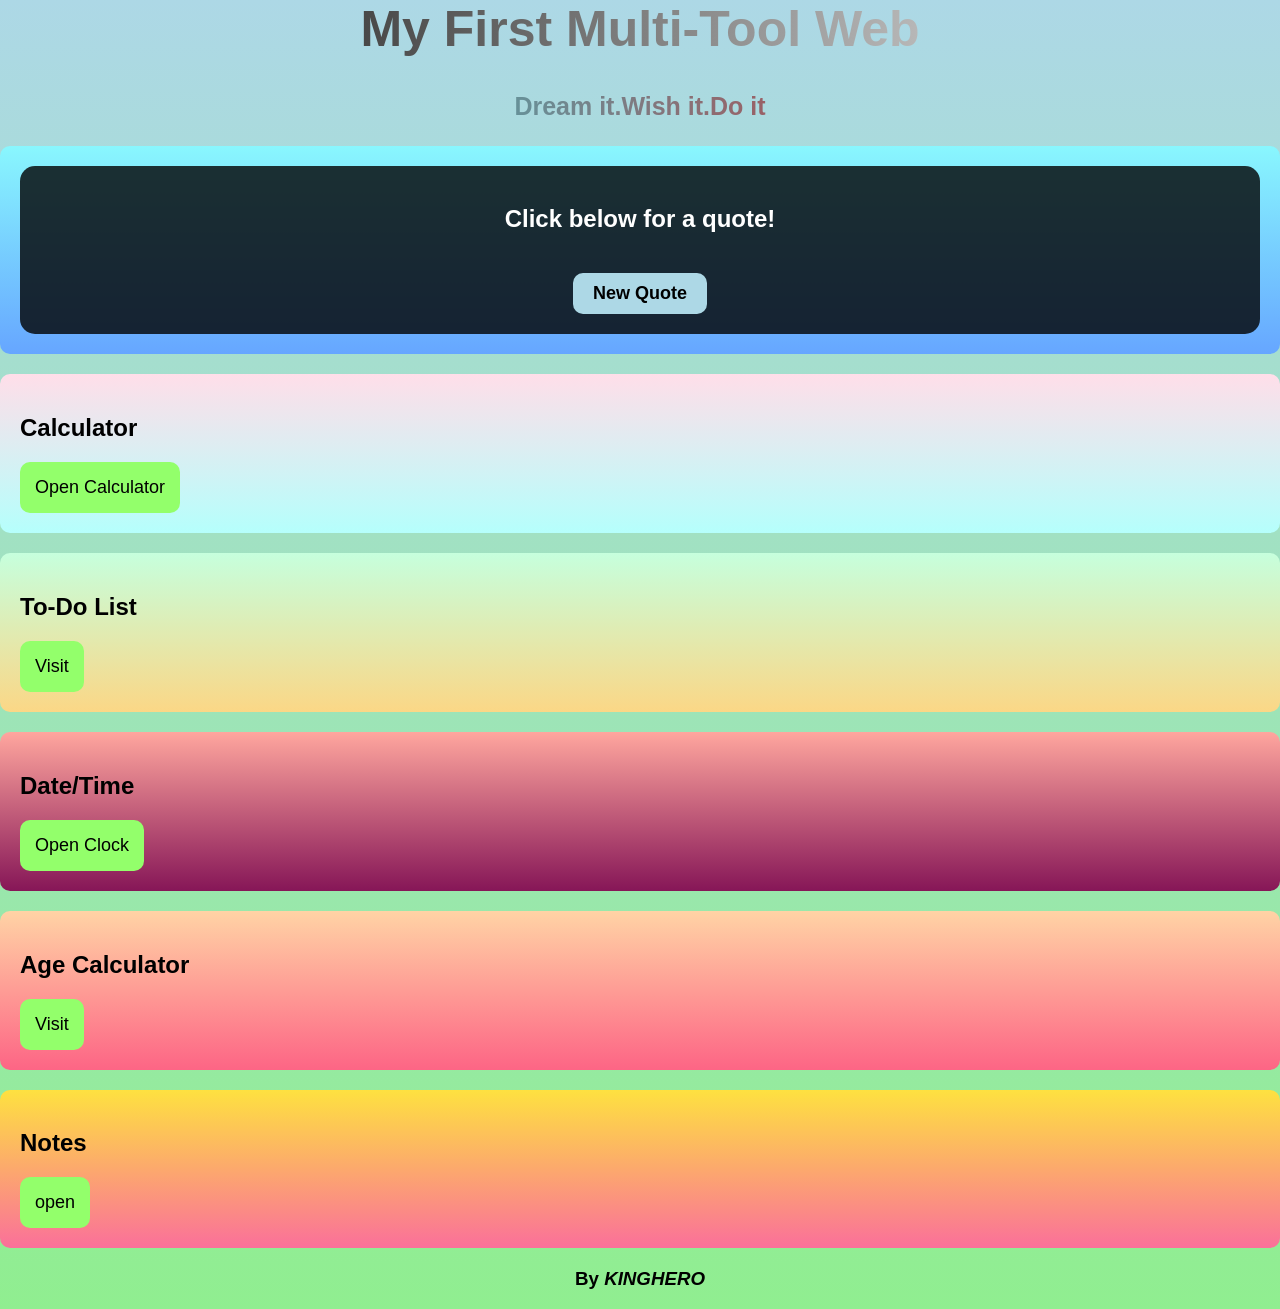
<file: index.html>
<html>
<head>
  <title> Multi-Tool Web . KINGHERO</title>
  <link rel="stylesheet" href="style.css">
  <link rel="icon" type="image/png" href="favicon.png">
</head>
<body>
  <h1 class="gradient-text"><center> My First Multi-Tool Web </h1>
  <h3 class="Line"><center> Dream it.Wish it.Do it</h3>

  <!-- Quote Generator Section -->
  <section id="quote">
   <div id="quoteBox">
    <h2 id="quoteText">Click below for a quote!</h2>
    <button onclick="newQuote()">New Quote</button>
   </div>
  </section>




<!-- Calculator Section -->
<section id="calculator">
 <h2>Calculator</h2>
  <a href="calculator.html" target="_blank">
    <button class="tool-btn" onclick="window.location.href='calculator.html'">Open Calculator</button>
  </a>
</section>



<!-- To-Do List Section -->
<section id="todo">
 <h2>To-Do List</h2>
  <a href="todo.html" target="_blank">
    <button class="tool-btn" onclick="window.location.href='todo.html'">Visit</button>
  </a>
</section>

  <!-- Clock / Timer Section -->
  <section id="clock">
    <h2>Date/Time</h2>
     <a href="Clock.html" target="_blank">
    <button class="tool-btn" onclick="window.location.href='Clock.html'">Open Clock</button>
  </a>
  </section>

  <!-- Age Calculator Section -->
  <section id="age">
    <h2>Age Calculator</h2>
    <a href="age.html" target="_blank">
    <button class="tool-btn" onclick="window.location.href='age.html'">Visit</button>
  </a>
  </section>

  <!-- Notes Section -->
  <section id="notes">
    <h2>Notes</h2>
    <a href="notes.html" target="_blank">
    <button class="tool-btn" onclick="window.location.href='notes.html'">open</button>
  </a>
  </section>

    <h3><center> By <i>KINGHERO<i></h3>

  <script src="script.js"></script>
</body>
</html>
</file>
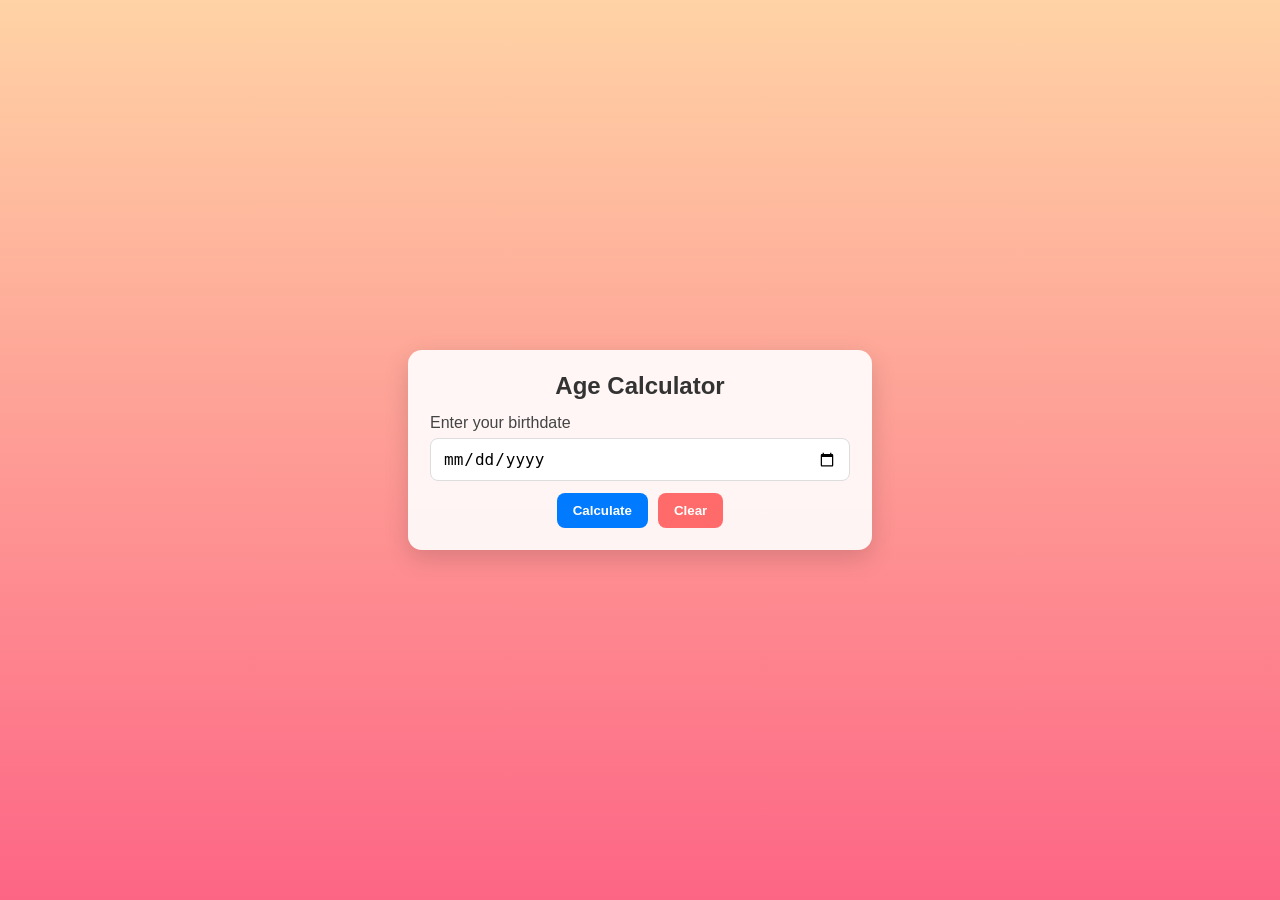
<file: age.html>
<!DOCTYPE html>
<html lang="en">
<head>
  <meta charset="utf-8">
  <title>Age Calculator</title>
  <meta name="viewport" content="width=device-width,initial-scale=1">
  <style>
    body{
      margin:0;
      font-family: Arial, sans-serif;
      background: linear-gradient(to bottom, #FFD3A5, #FD6585);
      min-height:100vh;
      display:flex;
      justify-content:center;
      align-items:center;
      padding:20px;
      box-sizing:border-box;
    }

    .age-card{
      width:100%;
      max-width:420px;
      background: rgba(255,255,255,0.9);
      padding:22px;
      border-radius:14px;
      box-shadow: 0 8px 24px rgba(0,0,0,0.15);
      text-align:center;
    }

    h1{ margin:0 0 14px; font-size:24px; color:#333; }
    label{ display:block; text-align:left; margin:8px 0 6px; color:#444; }
    input[type="date"]{
      width:100%;
      padding:10px 12px;
      font-size:16px;
      border-radius:8px;
      border:1px solid #ddd;
      box-sizing:border-box;
    }

    .controls{
      margin-top:12px;
      display:flex;
      gap:10px;
      justify-content:center;
      flex-wrap:wrap;
    }

    .controls button{
      padding:10px 16px;
      border:none;
      border-radius:8px;
      cursor:pointer;
      font-weight:600;
    }

    .calc-btn{ background:#007BFF; color:white; }
    .clear-btn{ background:#ff6b6b; color:white; }

    .result{
      margin-top:18px;
      text-align:left;
      background:#fff;
      padding:14px;
      border-radius:10px;
      border:1px solid #eee;
    }

    .result p{ margin:8px 0; color:#222; font-size:16px; }
    .small { color:#666; font-size:13px; margin-top:6px; }

    /* responsive */
    @media (max-width:420px){
      .age-card{ padding:16px; }
      h1{ font-size:20px; }
    }
  </style>
</head>
<body>
  <div class="age-card" role="main">
    <h1>Age Calculator</h1>

    <label for="birthdate">Enter your birthdate</label>
    <input id="birthdate" type="date" max="" />

    <div class="controls">
      <button class="calc-btn" id="calcBtn">Calculate</button>
      <button class="clear-btn" id="clearBtn">Clear</button>
    </div>

    <div class="result" id="resultArea" aria-live="polite" hidden>
      <p id="ageText"></p>
      <p id="daysText"></p>
      <p id="nextBdayText"></p>
      <p class="small">Tip: You can change the date and click Calculate again.</p>
    </div>
  </div>

  <script>
    // set max date for input to today
    const birthInput = document.getElementById('birthdate');
    const today = new Date();
    birthInput.max = today.toISOString().split('T')[0];

    const calcBtn = document.getElementById('calcBtn');
    const clearBtn = document.getElementById('clearBtn');
    const resultArea = document.getElementById('resultArea');
    const ageText = document.getElementById('ageText');
    const daysText = document.getElementById('daysText');
    const nextBdayText = document.getElementById('nextBdayText');

    function daysInMonth(year, monthIndex){
      // monthIndex: 0 = Jan, 11 = Dec
      return new Date(year, monthIndex + 1, 0).getDate();
    }

    function calculateAge(birthDate){
      const now = new Date();
      let by = birthDate.getFullYear();
      let bm = birthDate.getMonth();
      let bd = birthDate.getDate();

      let y = now.getFullYear() - by;
      let m = now.getMonth() - bm;
      let d = now.getDate() - bd;

      if (d < 0) {
        // borrow days from previous month
        const prevMonth = new Date(now.getFullYear(), now.getMonth(), 0); // last day of prev month
        d += prevMonth.getDate();
        m -= 1;
      }
      if (m < 0) {
        m += 12;
        y -= 1;
      }

      return { years: y, months: m, days: d };
    }

    function daysBetween(a, b){
      // returns whole days between date a and b (b - a)
      const utc1 = Date.UTC(a.getFullYear(), a.getMonth(), a.getDate());
      const utc2 = Date.UTC(b.getFullYear(), b.getMonth(), b.getDate());
      return Math.floor((utc2 - utc1) / (1000 * 60 * 60 * 24));
    }

    function nextBirthdayInfo(birthDate){
      const now = new Date();
      let next = new Date(now.getFullYear(), birthDate.getMonth(), birthDate.getDate());
      if (next < now || (next.getFullYear() === now.getFullYear() && next.getDate() === now.getDate() && next.getMonth() === now.getMonth() && now.getHours()>23)) {
        next = new Date(now.getFullYear() + 1, birthDate.getMonth(), birthDate.getDate());
      }
      const daysUntil = daysBetween(new Date(now.getFullYear(), now.getMonth(), now.getDate()), new Date(next.getFullYear(), next.getMonth(), next.getDate()));
      return { nextDate: next, daysUntil };
    }

    function parseInputDate(value){
      // value e.g. "2005-06-12"
      const parts = value.split('-').map(Number);
      return new Date(parts[0], parts[1] - 1, parts[2]);
    }

    calcBtn.addEventListener('click', () => {
      const val = birthInput.value;
      if (!val) {
        alert('Please choose your birthdate first.');
        return;
      }
      const bdate = parseInputDate(val);
      if (bdate > new Date()) {
        alert('Birthdate cannot be in the future.');
        return;
      }

      const age = calculateAge(bdate);
      const livedDays = daysBetween(bdate, new Date());
      const nb = nextBirthdayInfo(bdate);

      ageText.textContent = `You are ${age.years} year(s), ${age.months} month(s), and ${age.days} day(s) old.`;
      daysText.textContent = `Total days lived: ${livedDays.toLocaleString()}.`;
      nextBdayText.textContent = `Next birthday: ${nb.nextDate.toDateString()} (in ${nb.daysUntil} day(s)).`;

      resultArea.hidden = false;
    });

    clearBtn.addEventListener('click', () => {
      birthInput.value = '';
      resultArea.hidden = true;
    });
  </script>




</body>
</html>
</file>
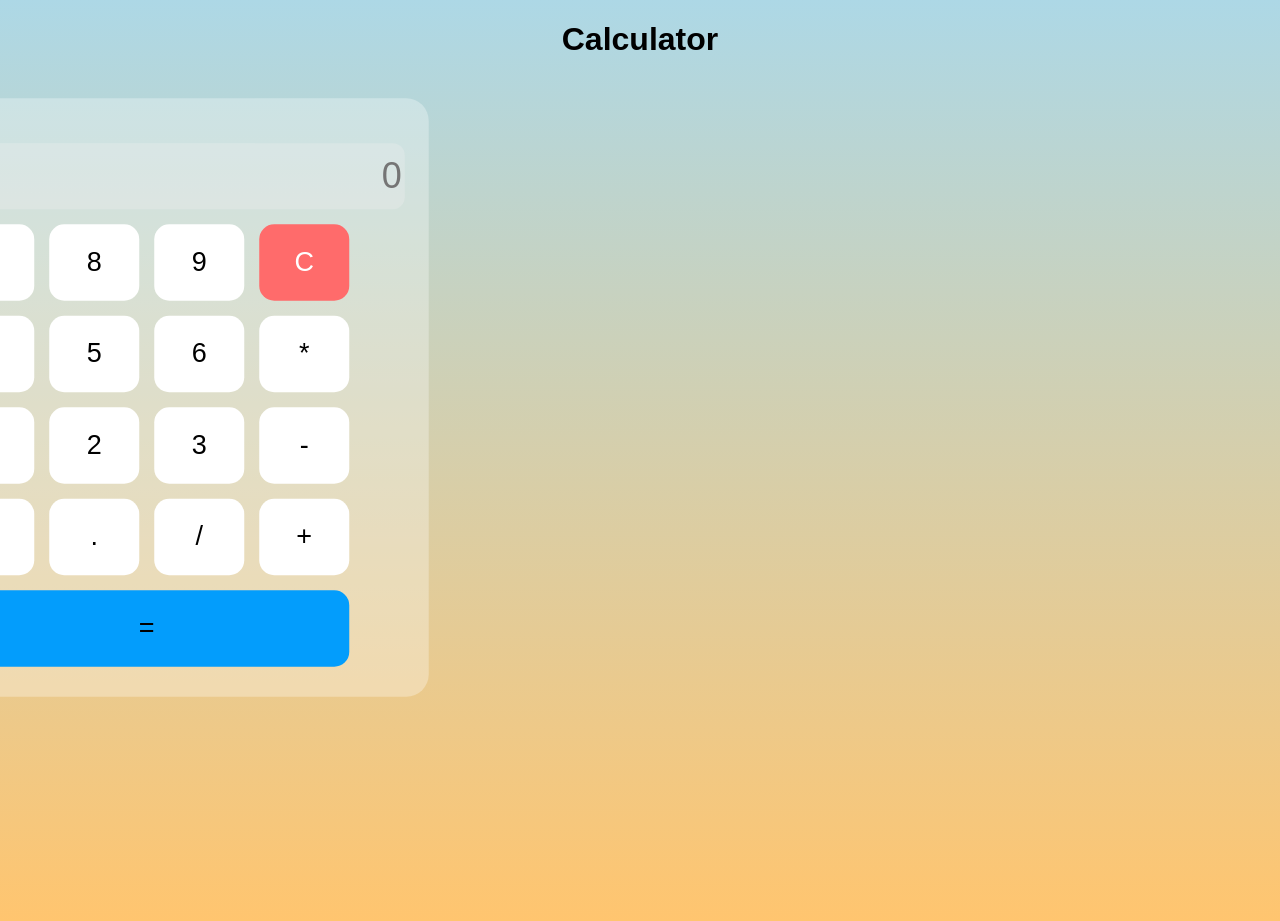
<file: calculator.html>
<!DOCTYPE html>
<html>
<head>
  <title>Calculator</title>
  <link rel="stylesheet" href="style.css">
</head>
<body class="calu">
  <h1><center>Calculator</h1>
  <div class="calc-container">
    <input type="text" id="calc-display" disabled placeholder="0">
    <div class="buttons">
      <button onclick="press('7')">7</button>
      <button onclick="press('8')">8</button>
      <button onclick="press('9')">9</button>
      <button onclick="clearDisplay()" class="clear">C</button>

      <button onclick="press('4')">4</button>
      <button onclick="press('5')">5</button>
      <button onclick="press('6')">6</button>
      <button onclick="press('*')">*</button>

      <button onclick="press('1')">1</button>
      <button onclick="press('2')">2</button>
      <button onclick="press('3')">3</button>
      <button onclick="press('-')">-</button>

      <button onclick="press('0')">0</button>
      <button onclick="press('.')">.</button>
      <button onclick="press('/')">/</button>
      <button onclick="press('+')">+</button>
      <button onclick="calculate()" class="equal">=</button>

      
    </div>
  </div>

  <script src="script.js"></script>


</body>
</html>
</file>
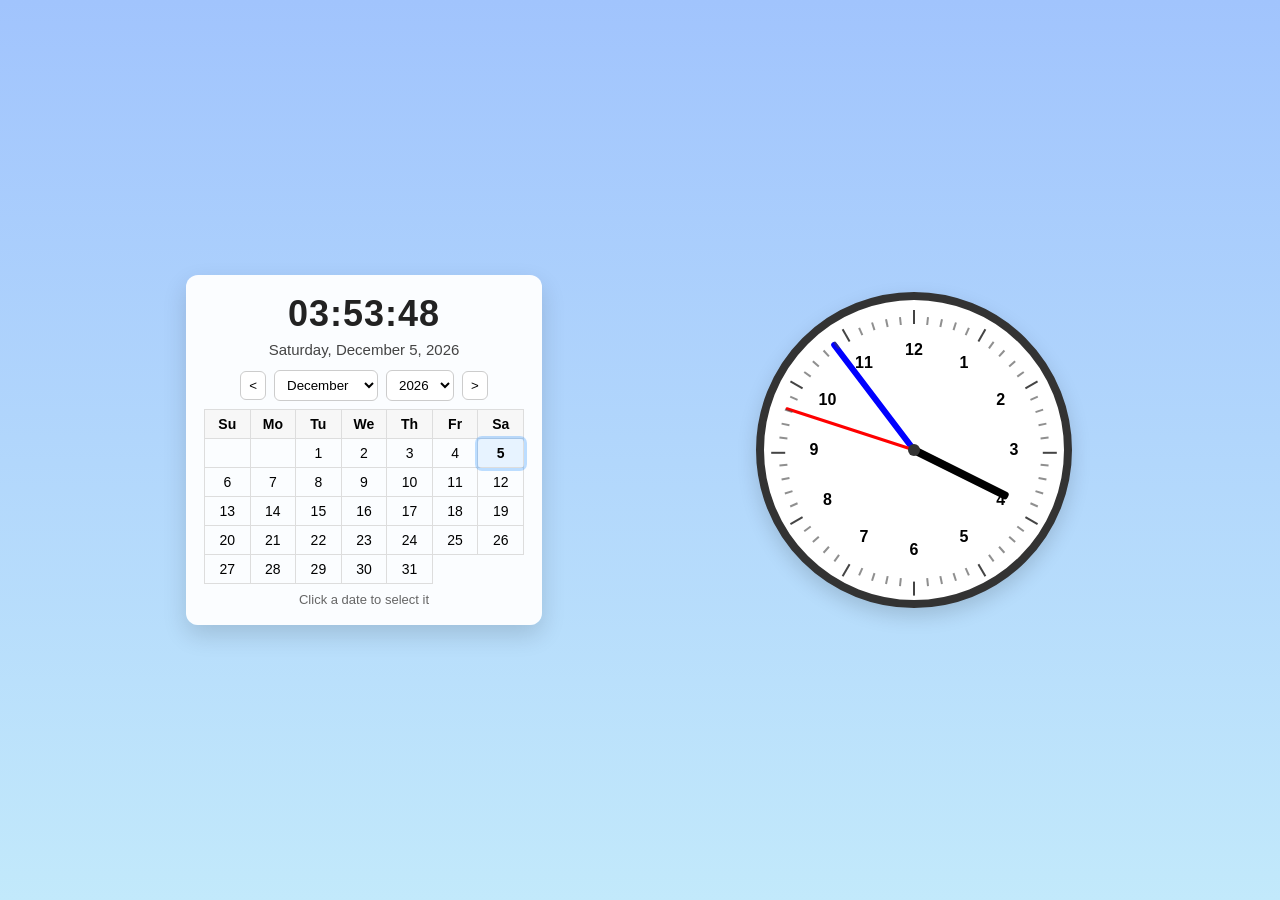
<file: clock.html>
<!DOCTYPE html>
<html lang="en">
<head>
<meta charset="utf-8" />
<meta name="viewport" content="width=device-width,initial-scale=1" />
<title>Interactive Calendar + Analog Clock</title>
<style>
  :root{
    --bg1:#a1c4fd; --bg2:#c2e9fb;
    --panel-bg: rgba(255,255,255,0.95);
    --accent: #007bff;
    --hour-color: #0b5ed7;
    --minute-color: #1f6f3a;
    --second-color: #e02121;
  }

  body{
    margin:0;
    height:100vh;
    font-family:Arial, Helvetica, sans-serif;
    background: linear-gradient(to bottom,var(--bg1),var(--bg2));
    display:flex;
    justify-content:center;
    align-items:center;
  }

  .container{
    display:flex;
    align-items:center;
    justify-content:space-around;
    width:92%;
    max-width:1100px;
  }

  /* LEFT: digital + interactive calendar */
  .digital-container{
    text-align:center;
    background:var(--panel-bg);
    padding:18px;
    border-radius:12px;
    box-shadow:0 10px 24px rgba(0,0,0,0.14);
    width:320px;
  }
  #time{ font-size:36px; font-weight:800; color:#222; letter-spacing:1px; }
  #date{ font-size:15px; color:#444; margin:6px 0 12px; }

  /* controls: prev / month / year / next */
  .cal-controls{
    display:flex;
    gap:8px;
    align-items:center;
    justify-content:center;
    margin-bottom:8px;
  }
  .cal-controls button{
    background:#fff;
    border:1px solid #ccc;
    padding:6px 8px;
    border-radius:6px;
    cursor:pointer;
  }
  .cal-controls select{
    padding:6px 8px;
    border-radius:6px;
    border:1px solid #ccc;
    background:#fff;
    cursor:pointer;
  }

  #calendar table{ border-collapse:collapse; width:100%; font-size:14px; }
  #calendar th,#calendar td{ border:1px solid #ddd; padding:6px; text-align:center; min-width:30px; }
  #calendar th{ background:#f7f7f7; font-weight:700; }
  #calendar td.today{ background:var(--accent); color:#fff; font-weight:800; border-radius:4px; }
  #calendar td.selected{ outline:3px solid rgba(0,123,255,0.25); background:rgba(0,123,255,0.08); font-weight:700; border-radius:4px; }

  /* RIGHT: analog clock */
  .analog-container{ width:360px; height:360px; display:flex; align-items:center; justify-content:center; }
  .clock-face{
    width:300px; height:300px; border-radius:50%; background:#fff; border:8px solid #333; position:relative;
    box-shadow: 0 8px 20px rgba(0,0,0,0.15);
  }

  .hand{ position:absolute; left:50%; top:50%; transform-origin:0% 50%; transition: transform 0.08s cubic-bezier(.4,2.3,.3,1); border-radius:3px; }
  .hand.hour{ height:8px; width:35%; background:black; }
  .hand.minute{ height:6px; width:45%; background:blue; }
  .hand.second{ height:3px; width:45%; background:red; }
  .center-cap{ position:absolute; left:50%; top:50%; width:12px; height:12px; background:#333; border-radius:50%; transform:translate(-50%,-50%); z-index:10; }

  .number{ position:absolute; font-weight:700; font-size:16px; transform:translate(-50%,-50%); user-select:none; pointer-events:none; }

  /* small ticks */
  .tick{ position:absolute; left:50%; top:50%; width:2px; height:10px; background:#444; transform-origin:50% 120%; }
  @media (max-width:900px){
    .container{ flex-direction:column; gap:18px; }
    .analog-container{ transform:scale(0.9); }
  }
</style>
</head>
<body>

<div class="container">

  <!-- LEFT: Digital + interactive calendar -->
  <div class="digital-container">
    <div id="time">00:00:00</div>
    <div id="date">Loading date...</div>

    <div class="cal-controls" aria-hidden="false">
      <button id="prevBtn" title="Previous month">&lt;</button>

      <select id="monthSelect" aria-label="Select month"></select>
      <select id="yearSelect" aria-label="Select year"></select>

      <button id="nextBtn" title="Next month">&gt;</button>
    </div>

    <div id="calendar" aria-live="polite"></div>
    <div style="margin-top:8px; font-size:13px; color:#666;">Click a date to select it</div>
  </div>

  <!-- RIGHT: Analog -->
  <div class="analog-container">
    <div class="clock-face" id="analogClock" role="img" aria-label="Analog clock">
      <div class="hand hour" id="hourHand"></div>
      <div class="hand minute" id="minuteHand"></div>
      <div class="hand second" id="secondHand"></div>
      <div class="center-cap"></div>
    </div>
  </div>

</div>

<script>
  // ------------------- STATE -------------------
  const now = new Date();
  let viewYear = now.getFullYear();
  let viewMonth = now.getMonth(); // 0-11
  let selectedDate = { year: now.getFullYear(), month: now.getMonth(), day: now.getDate() };

  const monthNames = [
    "January","February","March","April","May","June",
    "July","August","September","October","November","December"
  ];

  // DOM refs
  const timeEl = document.getElementById('time');
  const dateEl = document.getElementById('date');
  const calendarEl = document.getElementById('calendar');
  const monthSelect = document.getElementById('monthSelect');
  const yearSelect = document.getElementById('yearSelect');
  const prevBtn = document.getElementById('prevBtn');
  const nextBtn = document.getElementById('nextBtn');

  // populate month and year selects
  function populateControls(){
    monthSelect.innerHTML = monthNames.map((m, i) => `<option value="${i}">${m}</option>`).join('');
    // years range e.g., now-10 .. now+10
    const start = now.getFullYear() - 10;
    const end = now.getFullYear() + 10;
    let years = '';
    for(let y = start; y <= end; y++){ years += `<option value="${y}">${y}</option>`; }
    yearSelect.innerHTML = years;
  }

  populateControls();

  // set selects to current view
  function setControls(){
    monthSelect.value = String(viewMonth);
    yearSelect.value = String(viewYear);
  }

  // ------------------- CALENDAR RENDER -------------------
  function buildCalendar(year, month){
    // month: 0-11
    const firstDay = new Date(year, month, 1).getDay();
    const daysInMonth = new Date(year, month + 1, 0).getDate();

    let html = `<table><thead><tr><th>Su</th><th>Mo</th><th>Tu</th><th>We</th><th>Th</th><th>Fr</th><th>Sa</th></tr></thead><tbody><tr>`;

    for(let i=0;i<firstDay;i++) html += '<td></td>';

    for(let d=1; d<=daysInMonth; d++){
      const isToday = (year===now.getFullYear() && month===now.getMonth() && d===now.getDate());
      const isSelected = (year===selectedDate.year && month===selectedDate.month && d===selectedDate.day);
      const classes = isSelected ? 'selected' : (isToday ? 'today' : '');
      html += `<td class="${classes}" data-day="${d}" role="button" tabindex="0">${d}</td>`;
      if((d + firstDay) % 7 === 0) html += '</tr><tr>';
    }
    html += '</tr></tbody></table>';

    calendarEl.innerHTML = html;

    // attach click handlers to days
    const dayCells = calendarEl.querySelectorAll('td[data-day]');
    dayCells.forEach(cell => {
      cell.addEventListener('click', onDateClick);
      cell.addEventListener('keydown', (e) => { if(e.key === 'Enter' || e.key === ' ') onDateClick(e); });
    });
  }

  function onDateClick(e){
    const day = parseInt(e.currentTarget.getAttribute('data-day'), 10);
    selectedDate = { year: viewYear, month: viewMonth, day };
    // update the full date display (digital)
    const f = new Date(selectedDate.year, selectedDate.month, selectedDate.day);
    dateEl.textContent = f.toLocaleDateString('en-US', { weekday:'long', year:'numeric', month:'long', day:'numeric' });
    buildCalendar(viewYear, viewMonth); // re-render to show selection highlight
  }

  // ------------------- CONTROL EVENTS -------------------
  prevBtn.addEventListener('click', () => {
    viewMonth--;
    if(viewMonth < 0){ viewMonth = 11; viewYear--; }
    setControls();
    buildCalendar(viewYear, viewMonth);
  });

  nextBtn.addEventListener('click', () => {
    viewMonth++;
    if(viewMonth > 11){ viewMonth = 0; viewYear++; }
    setControls();
    buildCalendar(viewYear, viewMonth);
  });

  monthSelect.addEventListener('change', (e) => {
    viewMonth = parseInt(e.target.value, 10);
    buildCalendar(viewYear, viewMonth);
  });
  yearSelect.addEventListener('change', (e) => {
    viewYear = parseInt(e.target.value, 10);
    buildCalendar(viewYear, viewMonth);
  });

  // ------------------- DIGITAL CLOCK -------------------
  function updateDigitalClock(){
    const t = new Date();
    const hh = String(t.getHours()).padStart(2,'0'),
          mm = String(t.getMinutes()).padStart(2,'0'),
          ss = String(t.getSeconds()).padStart(2,'0');
    timeEl.textContent = `${hh}:${mm}:${ss}`;

    // If no manual selection was made, keep date display showing today
    if(!(selectedDate.year !== now.getFullYear() || selectedDate.month !== now.getMonth() || selectedDate.day !== now.getDate())){
      dateEl.textContent = t.toLocaleDateString('en-US', { weekday:'long', year:'numeric', month:'long', day:'numeric' });
    }
  }

  // ------------------- ANALOG CLOCK -------------------
  const hourHand = document.getElementById('hourHand');
  const minuteHand = document.getElementById('minuteHand');
  const secondHand = document.getElementById('secondHand');
  const face = document.getElementById('analogClock');

  function updateAnalog(){
    const t = new Date();
    const h = t.getHours() % 12;
    const m = t.getMinutes();
    const s = t.getSeconds();

    const hourAngle = (h + m/60) * 30;
    const minuteAngle = (m + s/60) * 6;
    const secondAngle = s * 6;

    hourHand.style.transform = `translateY(-50%) rotate(${hourAngle - 90}deg)`;
    minuteHand.style.transform = `translateY(-50%) rotate(${minuteAngle - 90}deg)`;
    secondHand.style.transform = `translateY(-50%) rotate(${secondAngle - 90}deg)`;
  }

  // draw numbers and ticks
  (function drawDial(){
    const R = 100, cx = 150, cy = 150; // clock-face is 300px
    for(let n=1; n<=12; n++){
      const ang = (n * 30) * Math.PI / 180;
      const x = cx + R * Math.sin(ang);
      const y = cy - R * Math.cos(ang);
      const el = document.createElement('div');
      el.className = 'number';
      el.style.left = x + 'px';
      el.style.top = y + 'px';
      el.textContent = n;
      face.appendChild(el);
    }
    // ticks
    for(let i=0;i<60;i++){
      const ang = i * 6 * Math.PI / 180;
      const R1 = 126, x = cx + R1 * Math.sin(ang), y = cy - R1 * Math.cos(ang);
      const t = document.createElement('div');
      t.className = 'tick';
      t.style.left = x + 'px';
      t.style.top  = y + 'px';
      // make hour ticks longer
      if(i % 5 === 0){
        t.style.height = '14px';
      } else {
        t.style.height = '8px';
        t.style.opacity = '0.6';
      }
      t.style.transform = `translate(-50%,-100%) rotate(${i*6}deg)`;
      face.appendChild(t);
    }
  })();

  // ------------------- INITIALIZE -------------------
  function init(){
    // set initial selectedDate to today
    selectedDate = { year: now.getFullYear(), month: now.getMonth(), day: now.getDate() };
    viewYear = selectedDate.year; viewMonth = selectedDate.month;

    setControls();
    buildCalendar(viewYear, viewMonth);
    updateDigitalClock();
    updateAnalog();

    setInterval(updateDigitalClock, 1000);
    setInterval(updateAnalog, 1000);
  }

  init();

  // ------------------- OPTIONAL: public API to change hand colors -------------------
  // Example: call setHandColors('#111','#2a9d8f','#e63946') in console to change colors
  window.setHandColors = (hourCol, minuteCol, secondCol) => {
    document.documentElement.style.setProperty('--hour-color', hourCol || getComputedStyle(document.documentElement).getPropertyValue('--hour-color'));
    document.documentElement.style.setProperty('--minute-color', minuteCol || getComputedStyle(document.documentElement).getPropertyValue('--minute-color'));
    document.documentElement.style.setProperty('--second-color', secondCol || getComputedStyle(document.documentElement).getPropertyValue('--second-color'));
  };
</script>



</body>
</html>
</file>
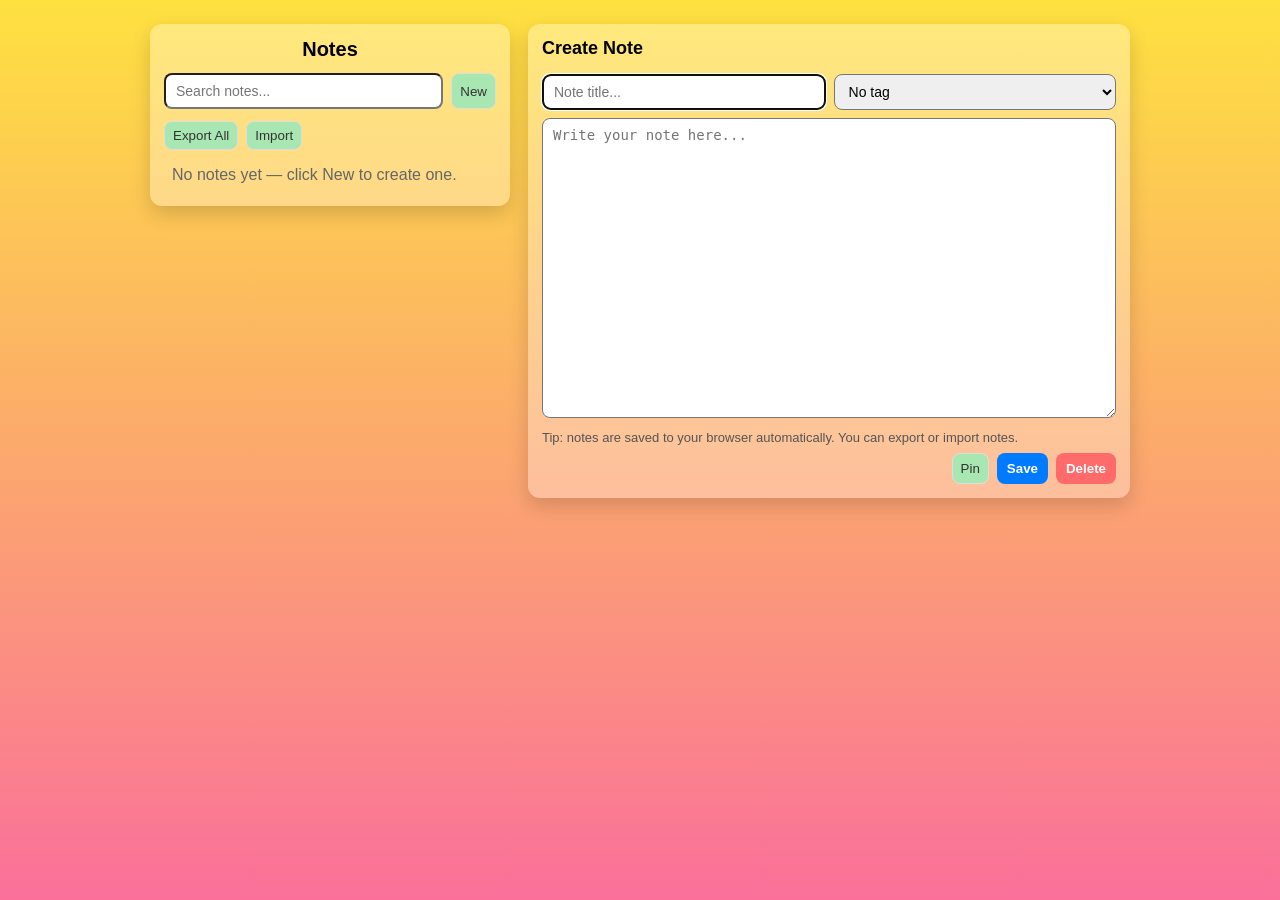
<file: notes.html>
<!DOCTYPE html>
<!DOCTYPE html>
<html lang="en">
<head>
<meta charset="utf-8" />
<meta name="viewport" content="width=device-width,initial-scale=1" />
<title>Notes</title>
<style>
  :root{ --bg: linear-gradient(to bottom,#FEE140,#FA709A); --card: rgba(255,255,255,0.3); }
  body{ margin:0; font-family: Arial, sans-serif; min-height:100vh; background:var(--bg); display:flex; justify-content:center; padding:24px; box-sizing:border-box;}
  .wrap{ width:100%; max-width:980px; display:grid; grid-template-columns: 360px 1fr; gap:18px; align-items:start; }
  .panel{ background:var(--card); padding:14px; border-radius:12px; box-shadow:0 8px 20px rgba(0,0,0,0.16); }
  h1{ margin:0 0 12px; font-size:20px; text-align:center; }
  /* left column - controls & list */
  .controls{ display:flex; gap:8px; margin-bottom:12px; }
  input[type="text"], textarea, select{ width:100%; box-sizing:border-box; padding:8px 10px; font-size:14px; border-radius:8px; border:1px solid #ooo; }
  .notes-list{ max-height:64vh; overflow:auto; margin-top:8px; display:flex; flex-direction:column; gap:8px;  }
  .note-item{ padding:10px; border-radius:8px; background:#12fce9; display:flex; gap:8px; align-items:flex-start; justify-content:space-between; border:1px solid #eee; cursor:pointer; }
  .note-item .meta{ flex:1; }
  .note-item h3{ margin:0 0 6px; font-size:14px; color:#222; white-space:nowrap; overflow:hidden; text-overflow:ellipsis; }
  .note-item p{ margin:0; font-size:13px; color:#555; white-space:nowrap; overflow:hidden; text-overflow:ellipsis; }
  .note-actions{ display:flex; gap:6px; }
  button{ padding:8px 10px; border-radius:8px; border:none; cursor:pointer; background:#007bff; color:white; font-weight:600; }
  button.ghost{ background:#a8e6b2; color:#333; border:1px solid #ddd; font-weight:500; padding:6px 8px; }
  button.warn{ background:#ff6b6b; }
  .pin{ background:#ffe600; color:#333; border-radius:6px; padding:4px 6px; font-size:12px; }
  /* right column - editor */
  .editor h2{ margin-top:0; font-size:18px; }
  .editor .row{ display:flex; gap:8px; margin-bottom:8px; }
  textarea{ min-height:300px; resize:vertical; }
  .small{ font-size:13px; color:#555; margin-top:8px; }
  .bottom-row{ display:flex; gap:8px; justify-content:flex-end; margin-top:8px; }
  .hidden{ display:none; }
  @media (max-width:900px){
    .wrap{ grid-template-columns: 1fr; }
  }
</style>
</head>
<body>



  <div class="wrap">
    <!-- LEFT: list + controls -->
    <div class="panel">
      <h1>Notes</h1>

      <div class="controls">
        <input id="search" type="text" placeholder="Search notes..." />
        <button id="newBtn" class="ghost">New</button>
      </div>

      <div style="display:flex; gap:8px; margin-bottom:8px;">
        <button id="exportAll" class="ghost">Export All</button>
        <input id="importFile" type="file" accept=".json" style="display:none" />
        <button id="importBtn" class="ghost">Import</button>
      </div>

      <div class="notes-list" id="notesList" aria-live="polite"></div>
    </div>

    <!-- RIGHT: editor -->
    <div class="panel editor">
      <h2 id="editorTitle">Create / Edit Note</h2>

      <div class="row">
        <input id="noteTitle" type="text" placeholder="Note title..." />
        <select id="tagSelect" title="Tag">
          <option value="">No tag</option>
          <option value="personal">Personal</option>
          <option value="work">Work</option>
          <option value="ideas">Ideas</option>
        </select>
      </div>

      <textarea id="noteBody" placeholder="Write your note here..."></textarea>

      <div class="small">Tip: notes are saved to your browser automatically. You can export or import notes.</div>

      <div class="bottom-row">
        <button id="pinBtn" class="ghost">Pin</button>
        <button id="saveBtn">Save</button>
        <button id="deleteBtn" class="warn">Delete</button>
      </div>
    </div>
  </div>

<script>
/* Simple notes app using localStorage */
const LS_KEY = 'my_notes_v1';
let notes = [];            // {id,title,body,tag,pinned,updated}
let currentId = null;      // id of note being edited

// DOM refs
const notesList = document.getElementById('notesList');
const newBtn = document.getElementById('newBtn');
const saveBtn = document.getElementById('saveBtn');
const deleteBtn = document.getElementById('deleteBtn');
const pinBtn = document.getElementById('pinBtn');
const noteTitle = document.getElementById('noteTitle');
const noteBody = document.getElementById('noteBody');
const search = document.getElementById('search');
const editorTitle = document.getElementById('editorTitle');
const importBtn = document.getElementById('importBtn');
const importFile = document.getElementById('importFile');
const exportAll = document.getElementById('exportAll');
const tagSelect = document.getElementById('tagSelect');

// load notes from localStorage
function loadNotes(){
  try{
    const raw = localStorage.getItem(LS_KEY);
    notes = raw ? JSON.parse(raw) : [];
  }catch(e){ notes = []; }
}

// save notes to localStorage
function saveNotes(){
  localStorage.setItem(LS_KEY, JSON.stringify(notes));
}

// utility: create id
function uid(){ return Date.now().toString(36) + Math.random().toString(36).slice(2,6); }

// render list with search filter, pinned first
function renderList(){
  const q = search.value.trim().toLowerCase();
  // pinned first, then by updated desc
  const sorted = [...notes].sort((a,b)=>{
    if (a.pinned && !b.pinned) return -1;
    if (!a.pinned && b.pinned) return 1;
    return (b.updated || 0) - (a.updated || 0);
  });
  notesList.innerHTML = '';
  if (sorted.length === 0) {
    notesList.innerHTML = '<div style="color:#666;padding:8px">No notes yet — click New to create one.</div>';
    return;
  }
  sorted.forEach(n=>{
    const hay = (n.title + ' ' + n.body + ' ' + (n.tag||'')).toLowerCase();
    if (q && !hay.includes(q)) return;
    const div = document.createElement('div');
    div.className = 'note-item';
    div.dataset.id = n.id;
    div.innerHTML = `
      <div class="meta">
        <h3>${escapeHtml(n.title || '(Untitled)')}</h3>
        <p>${escapeHtml(trimText(n.body, 80))}</p>
      </div>
      <div class="note-actions">
        ${n.pinned ? '<span class="pin">PIN</span>' : ''}
        <button class="ghost" data-action="open">Open</button>
      </div>`;
    notesList.appendChild(div);
  });
}

// helpers
function escapeHtml(s){ return String(s).replace(/[&<>"]/g, c=> ({'&':'&amp;','<':'&lt;','>':'&gt;','"':'&quot;'}[c])); }
function trimText(s, l){ if(!s) return ''; return s.length>l ? s.slice(0,l-1)+'…' : s; }

// open note into editor
function openNote(id){
  const n = notes.find(x=>x.id===id);
  if(!n) return;
  currentId = id;
  noteTitle.value = n.title || '';
  noteBody.value = n.body || '';
  tagSelect.value = n.tag || '';
  pinBtn.textContent = n.pinned ? 'Unpin' : 'Pin';
  editorTitle.textContent = 'Edit Note';
}

// clear editor for new note
function newNote(){
  currentId = null;
  noteTitle.value = '';
  noteBody.value = '';
  tagSelect.value = '';
  pinBtn.textContent = 'Pin';
  editorTitle.textContent = 'Create Note';
  noteTitle.focus();
}

// save or create note
function saveCurrent(){
  const t = noteTitle.value.trim();
  const b = noteBody.value.trim();
  const tag = tagSelect.value;
  if(!t && !b){ alert('Write a title or some content first.'); return; }

  if(currentId){
    const n = notes.find(x=>x.id===currentId);
    if(n){
      n.title = t;
      n.body = b;
      n.tag = tag;
      n.updated = Date.now();
    }
  } else {
    const n = { id: uid(), title: t, body: b, tag: tag, pinned: false, updated: Date.now() };
    notes.push(n);
    currentId = n.id;
  }
  saveNotes(); renderList();
  alert('Saved');
}

// delete current
function deleteCurrent(){
  if(!currentId){ alert('No note selected'); return; }
  if(!confirm('Delete this note?')) return;
  notes = notes.filter(x=>x.id!==currentId);
  saveNotes(); renderList(); newNote();
}

// toggle pin
function togglePin(){
  if(!currentId){ alert('Open a note to pin/unpin'); return; }
  const n = notes.find(x=>x.id===currentId);
  n.pinned = !n.pinned;
  saveNotes(); renderList();
  pinBtn.textContent = n.pinned ? 'Unpin' : 'Pin';
}

// export all notes as JSON file
function exportAllNotes(){
  const data = JSON.stringify(notes, null, 2);
  const blob = new Blob([data], {type:'application/json'});
  const url = URL.createObjectURL(blob);
  const a = document.createElement('a');
  a.href = url; a.download = 'notes_export.json';
  document.body.appendChild(a); a.click(); a.remove();
  URL.revokeObjectURL(url);
}

// import notes from JSON (merge)
function importNotesFile(file){
  const reader = new FileReader();
  reader.onload = e=>{
    try{
      const arr = JSON.parse(e.target.result);
      if(!Array.isArray(arr)) throw new Error('Invalid file format');
      // assign new ids if collision
      arr.forEach(n=>{
        if(!n.id) n.id = uid();
        // basic shape normalization
        n.title = n.title || '';
        n.body = n.body || '';
        n.tag = n.tag || '';
        n.pinned = !!n.pinned;
        n.updated = n.updated || Date.now();
      });
      notes = notes.concat(arr);
      saveNotes(); renderList();
      alert('Imported ' + arr.length + ' notes');
    }catch(err){
      alert('Import failed: ' + err.message);
    }
  };
  reader.readAsText(file);
}

// autosave draft (optional): store draft in session
let autosaveTimer = null;
function scheduleAutosave(){
  if(autosaveTimer) clearTimeout(autosaveTimer);
  autosaveTimer = setTimeout(()=>{
    // if editing an existing note, update live
    if(currentId){
      const n = notes.find(x=>x.id===currentId);
      if(n){
        n.title = noteTitle.value;
        n.body = noteBody.value;
        n.tag = tagSelect.value;
        n.updated = Date.now();
        saveNotes(); renderList();
      }
    }
  }, 1200);
}

// events
notesList.addEventListener('click', e=>{
  const item = e.target.closest('.note-item');
  if(!item) return;
  const id = item.dataset.id;
  const action = e.target.dataset.action;
  if(action === 'open'){ openNote(id); }
  else openNote(id);
});

newBtn.addEventListener('click', newNote);
saveBtn.addEventListener('click', saveCurrent);
deleteBtn.addEventListener('click', deleteCurrent);
pinBtn.addEventListener('click', togglePin);
search.addEventListener('input', renderList);
exportAll.addEventListener('click', exportAllNotes);
importBtn.addEventListener('click', ()=> importFile.click());
importFile.addEventListener('change', ()=> {
  if(importFile.files && importFile.files[0]) importNotesFile(importFile.files[0]);
});
noteTitle.addEventListener('input', scheduleAutosave);
noteBody.addEventListener('input', scheduleAutosave);

// init
loadNotes();
renderList();
newNote();
</script>
</body>
</html>
</file>
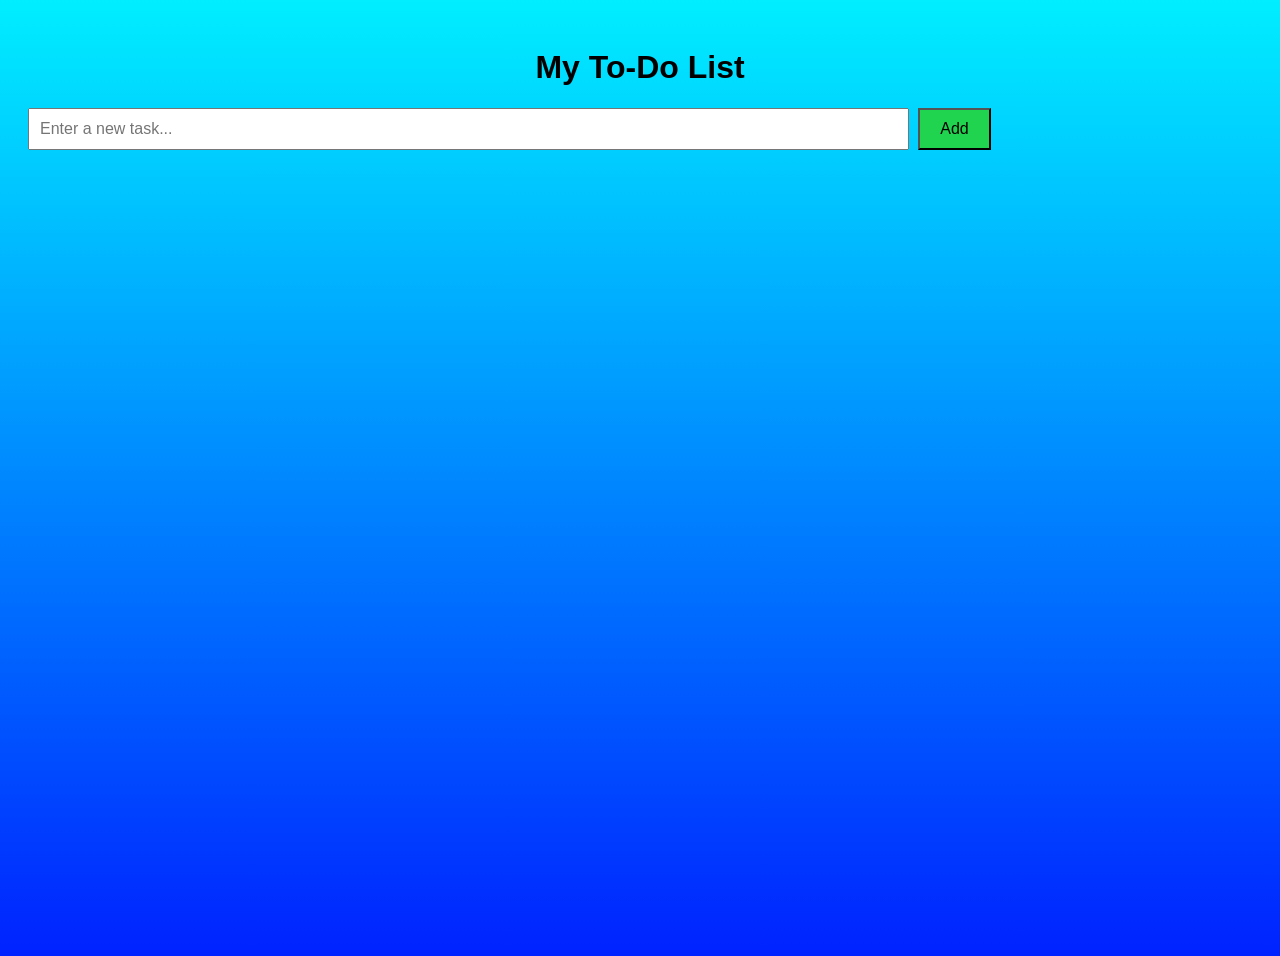
<file: todo.html>
<!DOCTYPE html>
<html lang="en">
<head>
  <meta charset="UTF-8">
  <title>To-Do List</title>
  <style>
    body {
      font-family: Arial, sans-serif;
      background: linear-gradient(to bottom, #00eeff, #0022ff);
      min-height: 100vh;
      padding: 20px;
    }
    h1 {
      text-align: center;
      color:black;
      -webkit-background-clip: text;
    }
    #task-input {
      width: 70%;
      padding: 10px;
      font-size: 16px;
    }
    #add-task {
      padding: 10px 20px;
      font-size: 16px;
      margin-left: 5px;
      cursor: pointer;
      background-color: #20d450;
    }
    ul {
      list-style-type: none;
      padding: 0;
    }
    li {
      background:#c2ffc5;
      padding: 10px;
      margin: 5px 0;
      border-radius: 8px;
      display: flex;
      justify-content: space-between;
      align-items: center;
    }
    li.completed {
      text-decoration: line-through;
      color: gray;
    }
    .delete-btn {
      background: red;
      color: white;
      border: none;
      padding: 5px 10px;
      border-radius: 5px;
      cursor: pointer;
    }
  </style>
</head>
<body>
  <h1>My To-Do List</h1>
  <input type="text" id="task-input" placeholder="Enter a new task...">
  <button id="add-task">Add</button>
  <ul id="task-list"></ul>

  <script>
    const taskInput = document.getElementById("task-input");
    const addTaskBtn = document.getElementById("add-task");
    const taskList = document.getElementById("task-list");

    addTaskBtn.addEventListener("click", () => {
      const taskText = taskInput.value.trim();
      if (taskText === "") return;

      const li = document.createElement("li");
      li.textContent = taskText;

      // Mark complete on click
      li.addEventListener("click", () => {
        li.classList.toggle("completed");
      });

      // Delete button
      const delBtn = document.createElement("button");
      delBtn.textContent = "Delete";
      delBtn.className = "delete-btn";
      delBtn.addEventListener("click", (e) => {
        e.stopPropagation(); // stop strike toggle
        li.remove();
      });

      li.appendChild(delBtn);
      taskList.appendChild(li);
      taskInput.value = "";
    });
  </script>



</body>
</html>
</file>
<file: style.css>
body {
  margin: 0;
  font-family: Arial, sans-serif;

  /* Vertical gradient from top (light blue) to bottom (light green) */
  background: linear-gradient(to bottom, #ADD8E6, #90EE90);

  /* Make gradient cover full page */
  min-height: 100vh;
}

.calu{
  margin: 0;
  font-family: Arial, sans-serif;

  /* Vertical gradient from top (light blue) to bottom (light green) */
  background: linear-gradient(to bottom, #ADD8E6, #ffc56f);

  /* Make gradient cover full page */
  height: 100vh;
  overflow: hidden;
}

.baack{
  padding: 15px;
  font-size: 18px;
  border: 1px;
  border-radius: 10px;
  cursor: pointer;
  background-color: #d66b84; /* Blue */
  color: black;
  transition: background 0.2s;
  position: sticky; /* or absolute, fixed, sticky */
  top: 10px;
  left: 20px;
  
}

.baack:hover {
  background-color: #ad2b4a; /* Darker blue on hover */
}


.tool-btn {
  padding: 15px;
  font-size: 18px;
  border: 4px;
  border-radius: 10px;
  cursor: pointer;
  background-color: #93ff6b; /* Blue */
  color: black;
  transition: background 0.2s;
}

.tool-btn:hover {
  background-color: #f0e659; /* Darker blue on hover */
}


.gradient-text {
  background: linear-gradient(to right, black, white); /* gradient from blue → green */
  -webkit-background-clip: text; /* for Chrome/Safari */
  -webkit-text-fill-color: transparent; /* makes the text show gradient */
  font-size: 50px; /* optional: make it bigger */
  text-align: center; /* optional: center on page */
}

.Line {
  background: linear-gradient(to right, #00f2ff, #ff0000); /* gradient from blue → green */
  -webkit-background-clip: text; /* for Chrome/Safari */
  -webkit-text-fill-color: transparent; /* makes the text show gradient */
  font-size: 25px; /* optional: make it bigger */
  text-align: center; /* optional: center on page */
}




/* Calculator Section */

.calu{
  min-height: 100vh;

}

#calculator {
  background: linear-gradient(to bottom, #FFDEE9, #B5FFFC);
  padding: 20px;
  border-radius: 10px;
  margin-bottom: 20px;
}

.calc-container {
  background: rgba(255, 255, 255, 0.3);
  padding: 20px;
  padding-top: 30px;
  border-radius: 15px;
  width: fit-content;
  margin-top:140px;
  justify-self: center;
  scale: 1.5;
}

#calc-display {
  width: 100%;
  padding: 2px;
  font-size: 24px;
  margin-bottom: 10px;
  border-radius: 8px;
  border: none;
  text-align: right;
  color: #003366;
  height: 40px;
}

.buttons {
  display: grid;
  grid-template-columns: repeat(4, 60px);
  gap: 10px;
}

button {
  padding: 15px;
  font-size: 18px;
  border:none ;
  border-radius: 10px;
  cursor: pointer;
  background-color: #ffffff;
  transition: background 0.2s;
}

button:hover {
  background-color: rgba(255,255,255,0.9);
}

button.clear {
  grid-column: span 1;
  background-color: #ff6b6b;
  color: white;
}

button.equal {
  grid-column: span 4;
  background-color: #039dfc;
  color: black;
}



/* To-Do List Section */
#todo {
  background: linear-gradient(to bottom, #C6FFDD, #FBD786);
  padding: 20px;
  border-radius: 10px;
  margin-bottom: 20px;
}

/* Clock Section */
#clock {
  background: linear-gradient(to bottom, #FFA69E, #861657);
  padding: 20px;
  border-radius: 10px;
  margin-bottom: 20px;
}

/* Quote Section */
#quote {
  background: linear-gradient(to bottom, #89F7FE, #66A6FF);
  padding: 20px;
  border-radius: 10px;
  margin-bottom: 20px;
}

/* Age Calculator Section */
#age {
  background: linear-gradient(to bottom, #FFD3A5, #FD6585);
  padding: 20px;
  border-radius: 10px;
  margin-bottom: 20px;
}

/* Notes Section */
#notes {
  background: linear-gradient(to bottom, #FEE140, #FA709A);
  padding: 20px;
  border-radius: 10px;
  margin-bottom: 20px;
}

#quoteBox {
  background: rgba(0,0,0,0.8); /* semi-transparent box */
  padding: 20px;
  border-radius: 15px;
  text-align: center;
  color: white;
}

#quote button {
  margin-top: 20px;
  padding: 10px 20px;
  border: none;
  border-radius: 10px;
  cursor: pointer;
  background-color: lightblue;
  color: black;
  font-weight: bold;
}
</file>
